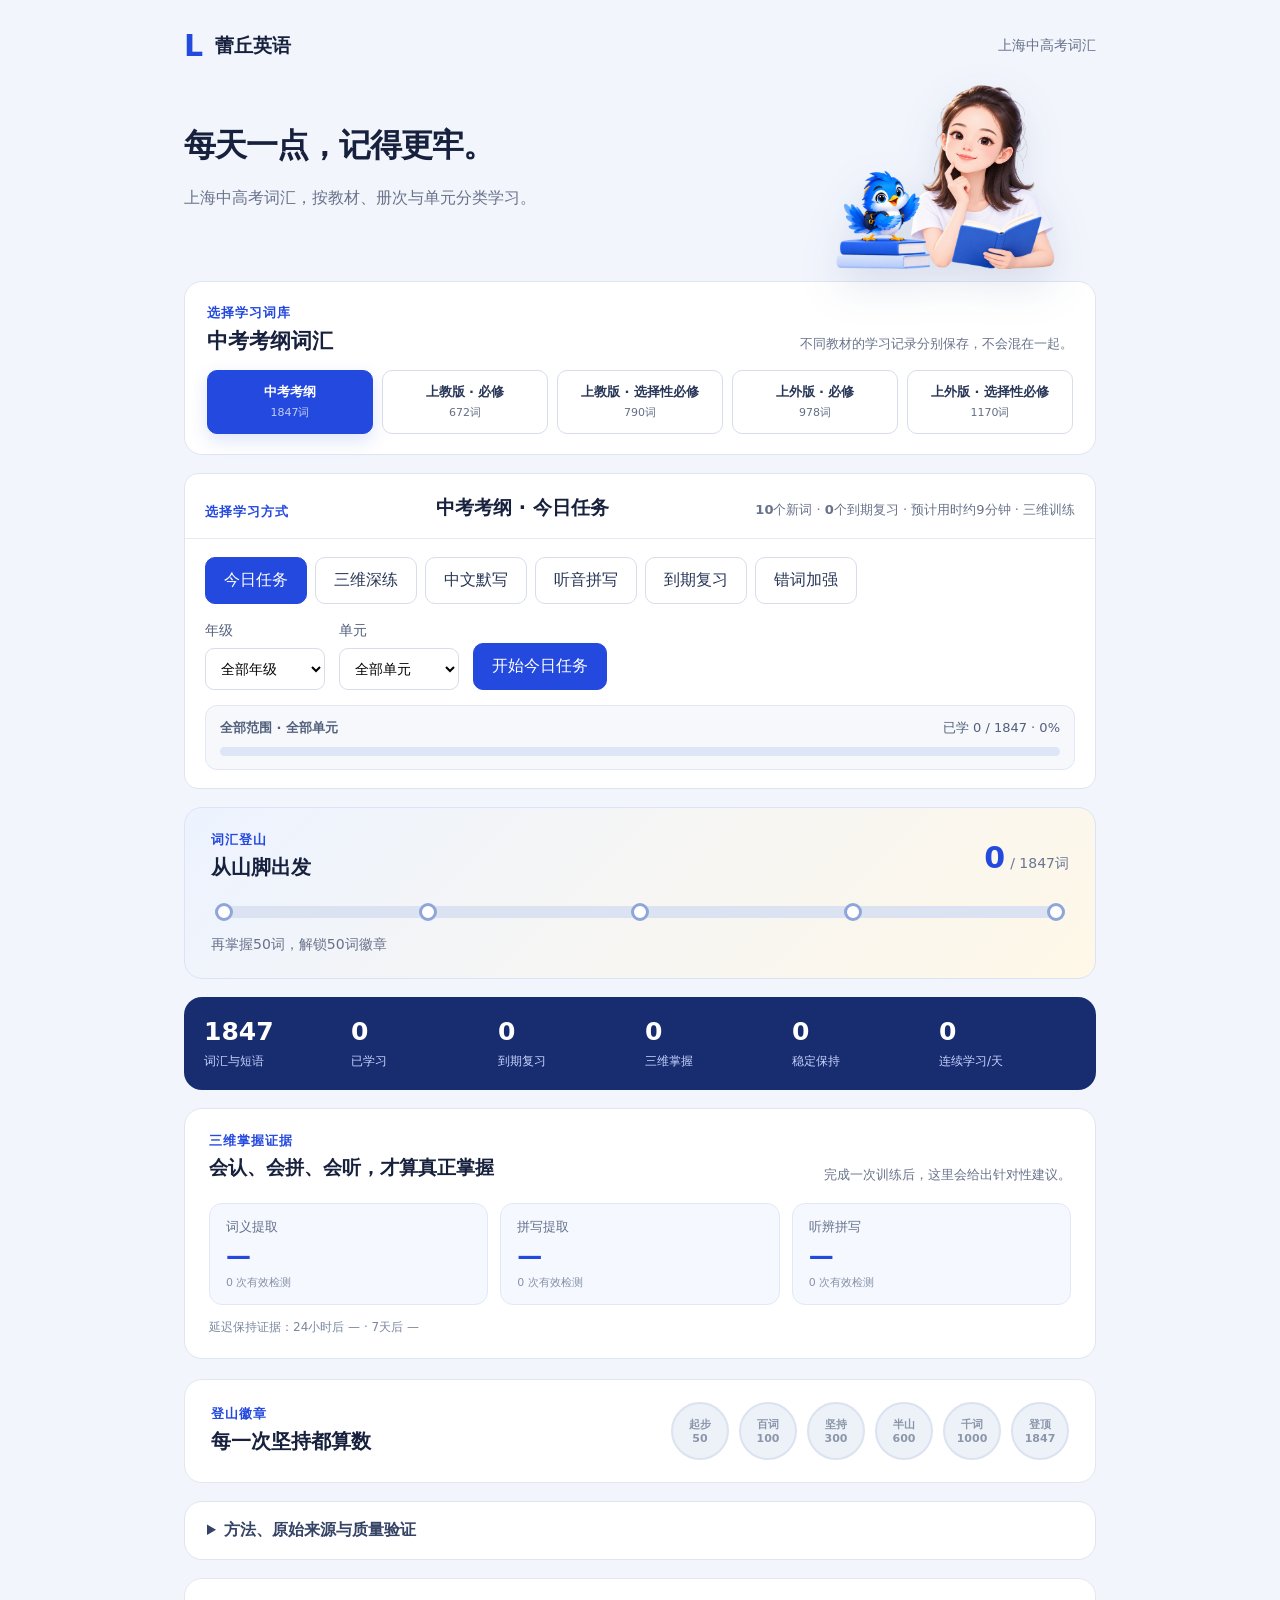
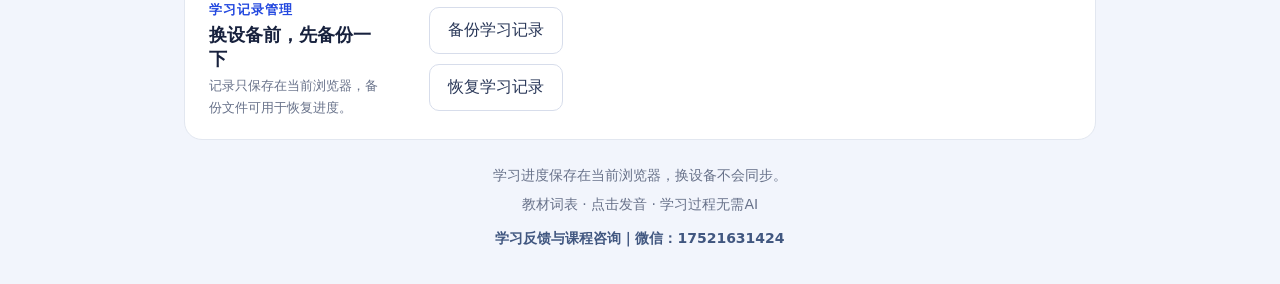
<file: index.html>
<!doctype html>
<html lang="zh-CN">
<head>
<meta charset="UTF-8">
<meta name="viewport" content="width=device-width,initial-scale=1">
<meta http-equiv="Cache-Control" content="no-cache, no-store, must-revalidate">
<meta http-equiv="Pragma" content="no-cache">
<meta http-equiv="Expires" content="0">
<title>蕾丘英语词汇通关</title>
<meta name="description" content="上海中考、上教版与上外版高中英语词汇的每日学习、默写和间隔复习。">
<link rel="icon" href="data:image/svg+xml,%3Csvg xmlns='http://www.w3.org/2000/svg' viewBox='0 0 32 32'%3E%3Crect width='32' height='32' rx='8' fill='%232449df'/%3E%3Ctext x='9' y='24' font-size='25' fill='white'%3EL%3C/text%3E%3C/svg%3E">
<link rel="stylesheet" href="style.css?v=22">
</head>
<body>
<main>
<header>
<div class="brand">L<span>蕾丘英语</span>
</div>
<span class="year">上海中高考词汇</span>
</header>
<div class="intro">
<div>
<h1>每天一点，记得更牢。</h1>
<p id="currentDescription">上海中高考词汇，按教材、册次与单元分类学习。</p>
</div>
<img src="hero-cutout.png" alt="蕾丘英语学习形象：女孩与蓝色小鸟">
</div>
<section class="library-picker" aria-label="选择学习词库">
<div class="library-heading">
<div>
<span class="eyebrow">选择学习词库</span>
<h2 id="libraryTitle">中考考纲词汇</h2>
</div>
<p>不同教材的学习记录分别保存，不会混在一起。</p>
</div>
<div id="trackTabs" class="track-tabs">
<button class="active" data-track="middle">中考考纲<small>1847词</small>
</button>
<button data-track="sj-required">上教版 · 必修<small>
</small>
</button>
<button data-track="sj-selective">上教版 · 选择性必修<small>
</small>
</button>
<button data-track="sw-required">上外版 · 必修<small>
</small>
</button>
<button data-track="sw-selective">上外版 · 选择性必修<small>
</small>
</button>
</div>
<label class="mobile-track-picker">当前词库<select id="mobileTrack" aria-label="选择学习词库"><option value="middle">中考考纲 · 1847词</option><option value="sj-required">上教版 · 必修</option><option value="sj-selective">上教版 · 选择性必修</option><option value="sw-required">上外版 · 必修</option><option value="sw-selective">上外版 · 选择性必修</option></select></label>
</section>
<section class="selfstudy" aria-label="选择学习方式">
<div class="selfstudy-title"><span class="eyebrow">选择学习方式</span><h2 id="currentTrackName">中考考纲 · 今日任务</h2><p><b id="todayNew">10</b>个新词 · <b id="todayDue">0</b>个到期复习 · <span id="todayEstimate">预计约9分钟</span></p></div>
<div class="selfstudy-inner">
<nav aria-label="学习模式">
<button data-mode="today" class="active">今日任务</button>
<button data-mode="deep">三维深练</button>
<button data-mode="spell">中文默写</button>
<button data-mode="listen">听音拼写</button>
<button data-mode="review">到期复习</button>
<button data-mode="wrong">错词加强</button>
</nav>
<section class="controls">
<label><span id="scopeLabel">年级</span><select id="grade"><option value="">全部年级</option></select></label>
<label>单元<select id="unit"><option value="">全部单元</option></select></label>
<label>每组词数<select id="limit"><option>10</option><option>20</option><option>30</option></select></label>
<button id="start">开始今日任务</button>
</section>
<div id="unitProgress" class="unit-progress"></div>
</div>
</section>
<section id="resumePanel" class="resume-panel" hidden>
</section>
<section class="journey" aria-label="词汇登山进度">
<div class="journey-top">
<div>
<span class="eyebrow">词汇登山</span>
<h2 id="journeyTitle">从山脚出发</h2>
</div>
<div class="journey-count">
<b id="journeyCount">0</b>
<span>/ <em id="journeyTotal">1847</em>词</span>
</div>
</div>
<div class="mountain-track">
<div id="journeyFill">
</div>
<i style="left:0">
</i>
<i style="left:25%">
</i>
<i style="left:50%">
</i>
<i style="left:75%">
</i>
<i style="left:100%">
</i>
</div>
<p id="journeyHint">掌握50词，到达第一个营地</p>
</section>
<section class="stats" aria-label="学习统计">
<div>
<b id="total">1847</b>
<span>词汇与短语</span>
</div>
<div>
<b id="learned">0</b>
<span>已学习</span>
</div>
<div>
<b id="due">0</b>
<span>到期复习</span>
</div>
<div>
<b id="mastered">0</b>
<span>三维掌握</span>
</div>
<div>
<b id="stable">0</b>
<span>稳定保持</span>
</div>
<div>
<b id="streak">0</b>
<span>连续学习/天</span>
</div>
</section>
<section class="depth-dashboard" aria-label="三维掌握证据">
<div class="depth-heading">
<div>
<span class="eyebrow">三维掌握证据</span>
<h2>会认、会拼、会听，才算真正掌握</h2>
</div>
<p id="depthAdvice">完成一次训练后，这里会给出针对性建议。</p>
</div>
<div class="skill-grid">
<div><span>词义提取</span><b id="meaningAccuracy">—</b><small id="meaningEvidence">0 次有效检测</small></div>
<div><span>拼写提取</span><b id="spellingAccuracy">—</b><small id="spellingEvidence">0 次有效检测</small></div>
<div><span>听辨拼写</span><b id="listeningAccuracy">—</b><small id="listeningEvidence">0 次有效检测</small></div>
</div>
<p id="retentionEvidence" class="retention-evidence">延迟保持证据：24小时后 — · 7天后 —</p>
</section>
<section class="session">
<span>本组足迹</span>
<div id="sessionTrack" class="session-track">
</div>
<button class="session-exit" onclick="pauseSession()">暂存并返回</button>
</section>
<section id="study" class="card" hidden>
</section>
<section class="rewards">
<div>
<span class="eyebrow">登山徽章</span>
<h2>每一次坚持都算数</h2>
</div>
<div id="badges" class="badges">
</div>
</section>
<details class="evidence-panel">
<summary>方法、原始来源与质量验证</summary>
<div class="evidence-inner">
<div>
<span class="eyebrow">原始素材优先级</span>
<h2>先核对原文，再设计练习</h2>
<ol>
<li>考试院词汇表、课程标准与教材附录：确认范围和教材定位。</li>
<li>教材课文、配套音频和历年真题原文：提取真实语境与常见搭配。</li>
<li>学习者词典与语料库：复核词性、音标、义项、搭配和频率。</li>
<li>学生匿名错题与延迟测验：验证哪些词真的难、是否长期记住。</li>
</ol>
<p class="boundary-note">数据边界：当前词表已保留教材/册次/单元定位；尚未逐条绑定原句出处，因此本版不自动编造“真题语境题”。</p>
<div class="source-links"><a href="https://www.shmeea.edu.cn/download/20190926/07.pdf" target="_blank" rel="noopener">考试院词汇表</a><a href="https://www.moe.gov.cn/srcsite/A26/s8001/202204/W020220420582349487953.pdf" target="_blank" rel="noopener">义教英语课标</a><a href="https://www.sh.smartedu.cn/teachingMaterial?type=2" target="_blank" rel="noopener">上海教材平台</a><a href="https://www.oxfordlearnersdictionaries.com/" target="_blank" rel="noopener">Oxford学习词典</a><a href="https://www.english-corpora.org/coca/" target="_blank" rel="noopener">COCA语料库</a></div>
</div>
<div class="audit-box">
<span class="eyebrow">可复核证据</span>
<h2>词表质量体检</h2>
<p>自动检查唯一编号、必填字段、来源定位与音标覆盖；结果可由任何老师重复验证。</p>
<button onclick="runAudit()">运行质量检查</button>
<div id="auditResult" class="audit-result" aria-live="polite"></div>
</div>
</div>
</details>
<section class="record-tools" aria-label="学习记录管理">
<div>
<span class="eyebrow">学习记录管理</span>
<h2>换设备前，先备份一下</h2>
<p>记录只保存在当前浏览器，备份文件可用于恢复进度。</p>
</div>
<div class="record-actions">
<button onclick="backupRecords()">备份学习记录</button>
<button onclick="document.getElementById('restoreFile').click()">恢复学习记录</button>
<input id="restoreFile" type="file" accept="application/json,.json" onchange="restoreRecords(event)" hidden>
</div>
<p id="recordStatus" class="record-status" aria-live="polite">
</p>
</section>
<footer>
<p>学习进度保存在当前浏览器，换设备不会同步。</p>
<p>教材词表 · 点击发音 · 学习过程无需AI</p>
<p class="contact">学习反馈与课程咨询｜微信：17521631424</p>
</footer>
</main>
<div id="loadIssue" class="load-issue" hidden role="alert">
<b>词库资源没有加载完整</b>
<span>请重新加载页面，学习记录不会丢失。</span>
<button onclick="location.replace(location.pathname+'?refresh=22-'+Date.now())">重新加载</button>
</div>
<script>window.LEIQIU_APP_READY=false;window.addEventListener('error',function(e){if(e.target&&e.target.tagName==='SCRIPT'){var box=document.getElementById('loadIssue');if(box)box.hidden=false}},true);</script>
<script src="words.js?v=22">
</script>
<script src="highschool-words.js?v=22">
</script>
<script src="app.js?v=22">
</script>
<script>setTimeout(function(){if(!window.LEIQIU_APP_READY){var box=document.getElementById('loadIssue');if(box)box.hidden=false}},8000);</script>
</body>
</html>
</file>
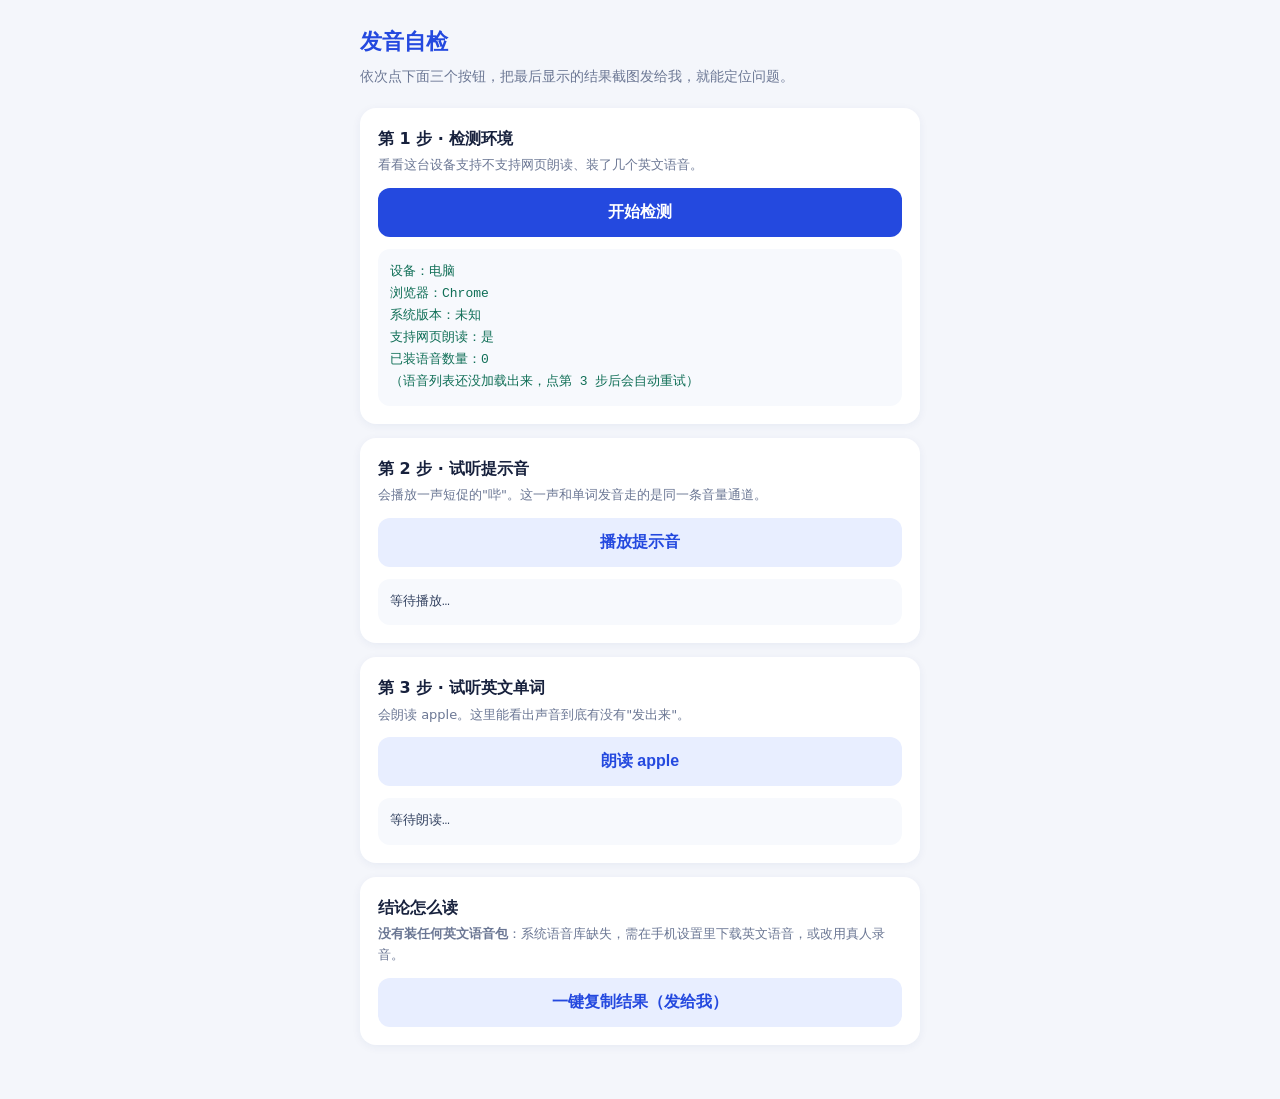
<file: voice-check.html>
<!DOCTYPE html>
<html lang="zh-CN">
<head>
<meta charset="utf-8">
<meta name="viewport" content="width=device-width,initial-scale=1">
<title>蕾丘英语 · 发音自检</title>
<style>
*{box-sizing:border-box}
body{margin:0;padding:24px 18px 40px;font:15px/1.6 system-ui,-apple-system,"PingFang SC",sans-serif;background:#f4f6fb;color:#17213d}
.wrap{max-width:560px;margin:0 auto}
h1{font-size:22px;margin:0 0 6px;color:#2449df}
.lead{color:#6b7794;font-size:14px;margin:0 0 20px}
.card{background:#fff;border-radius:16px;padding:18px;margin-bottom:14px;box-shadow:0 2px 10px rgba(23,53,121,.06)}
.card h2{font-size:16px;margin:0 0 4px}
.card p{margin:0 0 12px;color:#6b7794;font-size:13px}
button{width:100%;border:0;border-radius:12px;padding:14px;font-size:16px;font-weight:600;background:#2449df;color:#fff}
button.ghost{background:#e8eeff;color:#2449df}
button+button{margin-top:10px}
.out{margin-top:12px;background:#f7f9fd;border-radius:12px;padding:12px;font:13px/1.7 ui-monospace,Menlo,monospace;white-space:pre-wrap;word-break:break-all;color:#31405f;min-height:20px}
.ok{color:#0f6e56}.bad{color:#a32d2d}.warn{color:#854f0b}
</style>
</head>
<body>
<div class="wrap">
  <h1>发音自检</h1>
  <p class="lead">依次点下面三个按钮，把最后显示的结果截图发给我，就能定位问题。</p>

  <div class="card">
    <h2>第 1 步 · 检测环境</h2>
    <p>看看这台设备支持不支持网页朗读、装了几个英文语音。</p>
    <button onclick="checkEnv()">开始检测</button>
    <div class="out" id="envOut">等待检测…</div>
  </div>

  <div class="card">
    <h2>第 2 步 · 试听提示音</h2>
    <p>会播放一声短促的"哔"。这一声和单词发音走的是同一条音量通道。</p>
    <button class="ghost" onclick="beep()">播放提示音</button>
    <div class="out" id="beepOut">等待播放…</div>
  </div>

  <div class="card">
    <h2>第 3 步 · 试听英文单词</h2>
    <p>会朗读 apple。这里能看出声音到底有没有"发出来"。</p>
    <button class="ghost" onclick="testSpeak()">朗读 apple</button>
    <div class="out" id="speakOut">等待朗读…</div>
  </div>

  <div class="card">
    <h2>结论怎么读</h2>
    <p id="conclusion">三步都做完后，这里会给出判断。</p>
    <button class="ghost" id="copyBtn" onclick="copyAll()">一键复制结果（发给我）</button>
  </div>
</div>

<script>
var env = { ua: navigator.userAgent, support: false, voices: [], beepOk: null, speak: null };

function setOut(id, text, cls) {
  var el = document.getElementById(id);
  el.textContent = text;
  el.className = 'out' + (cls ? ' ' + cls : '');
}

function checkEnv() {
  var lines = [];
  var iOS = /iPhone|iPad|iPod/i.test(env.ua);
  lines.push('设备：' + (iOS ? 'iPhone/iPad' : /Android/i.test(env.ua) ? 'Android' : '电脑'));
  lines.push('浏览器：' + browserName(env.ua));
  lines.push('系统版本：' + (env.ua.match(/OS (\d+[_\.]\d+)/) ? env.ua.match(/OS (\d+[_\.]\d+)/)[1].replace('_', '.') : '未知'));
  var ok = ('speechSynthesis' in window) && (typeof SpeechSynthesisUtterance !== 'undefined');
  env.support = ok;
  lines.push('支持网页朗读：' + (ok ? '是' : '否 ← 这是没声音的根本原因'));
  if (ok) {
    var vs = window.speechSynthesis.getVoices() || [];
    env.voices = vs;
    lines.push('已装语音数量：' + vs.length);
    if (!vs.length) lines.push('（语音列表还没加载出来，点第 3 步后会自动重试）');
    vs.filter(function (v) { return /^en/i.test(v.lang); }).slice(0, 5).forEach(function (v) {
      lines.push('英文语音：' + v.name + ' (' + v.lang + ')');
    });
  }
  setOut('envOut', lines.join('\n'), ok ? 'ok' : 'bad');
  updateConclusion();
}

function browserName(ua) {
  if (/MicroMessenger/i.test(ua)) return '微信内置浏览器';
  if (/EdgA?\//i.test(ua)) return 'Edge';
  if (/CriOS/i.test(ua)) return 'Chrome (iOS)';
  if (/FxiOS/i.test(ua)) return 'Firefox (iOS)';
  if (/Chrome\//i.test(ua)) return 'Chrome';
  if (/Safari\//i.test(ua)) return 'Safari';
  return '未知';
}

function beep() {
  try {
    var Ctx = window.AudioContext || window.webkitAudioContext;
    if (!Ctx) { setOut('beepOut', '这台设备不支持播放提示音，无法用这一步判断音量。', 'warn'); env.beepOk = null; updateConclusion(); return; }
    var ctx = new Ctx();
    if (ctx.state === 'suspended') ctx.resume();
    var osc = ctx.createOscillator(), gain = ctx.createGain();
    osc.type = 'sine';
    osc.frequency.value = 880;
    gain.gain.value = 0.35;
    osc.connect(gain);
    gain.connect(ctx.destination);
    osc.start();
    setTimeout(function () { osc.stop(); ctx.close(); }, 420);
    env.beepOk = true;
    setOut('beepOut', '提示音已播放。\n▸ 听到了 → 音量通道正常，问题在语音库。\n▸ 没听到 → 设备被静音（iPhone 请拨开侧面静音键、音量为 0 或连着蓝牙耳机）。', 'ok');
  } catch (e) {
    setOut('beepOut', '播放失败：' + e.message, 'bad');
    env.beepOk = false;
  }
  updateConclusion();
}

function testSpeak() {
  if (!('speechSynthesis' in window) || typeof SpeechSynthesisUtterance === 'undefined') {
    setOut('speakOut', '这台设备不支持网页朗读，只能改用真人录音方案。', 'bad');
    env.speak = 'unsupported';
    updateConclusion();
    return;
  }
  var sp = window.speechSynthesis;
  var voices = sp.getVoices() || [];
  var en = null;
  for (var i = 0; i < voices.length; i++) { if (/^en/i.test(voices[i].lang)) { en = voices[i]; if (/^en[-_]US/i.test(voices[i].lang)) break; } }
  var log = [];
  log.push('语音列表：' + voices.length + ' 个' + (en ? '，选用 ' + en.name : '（没有英文语音）'));
  var u = new SpeechSynthesisUtterance('apple');
  if (en) { u.voice = en; u.lang = en.lang; } else { u.lang = 'en-US'; }
  u.rate = 0.78;
  var stage = 'none';
  u.onstart = function () { stage = 'start'; log.push('状态：已开始播放（说明代码发出了声音）'); setOut('speakOut', log.join('\n'), 'ok'); };
  u.onend = function () { stage = 'end'; log.push('状态：播放完成'); setOut('speakOut', log.join('\n'), 'ok'); env.speak = 'end'; updateConclusion(); };
  u.onerror = function (e) {
    stage = 'error';
    env.speak = 'error';
    log.push('错误码：' + (e && e.error ? e.error : '未知'));
    log.push('提示：not-allowed 多为浏览器策略拦截，interrupted 多为被其他语音打断，synthesis-failed 多为系统语音库异常。');
    setOut('speakOut', log.join('\n'), 'bad');
    updateConclusion();
  };
  try { sp.cancel(); sp.resume(); } catch (e) { }
  setTimeout(function () {
    sp.speak(u);
    setOut('speakOut', log.join('\n') + '\n已触发朗读…', 'warn');
  }, 120);
  setTimeout(function () {
    if (stage === 'none') {
      env.speak = 'silent';
      log.push('状态：1.5 秒内没有开始播放（onstart 未触发）');
      log.push('说明：声音没有被发出来，通常是这个浏览器的语音引擎不可用。');
      setOut('speakOut', log.join('\n'), 'bad');
      updateConclusion();
    }
  }, 1600);
}

function updateConclusion() {
  var el = document.getElementById('conclusion');
  var msgs = [];
  if (env.support === false) {
    msgs.push('<b>设备/浏览器不支持网页朗读</b>：这不是音量问题，只能换浏览器或改用真人录音。');
  }
  if (env.support === true && env.voices.length === 0) {
    msgs.push('<b>没有装任何英文语音包</b>：系统语音库缺失，需在手机设置里下载英文语音，或改用真人录音。');
  }
  if (env.beepOk === true && env.speak === 'silent') {
    msgs.push('<b>提示音听得见、单词读不出</b>：说明音量正常，是系统语音引擎的问题 → 建议改用真人录音。');
  }
  if (env.beepOk === true && env.speak === 'start') {
    msgs.push('<b>代码已发出声音</b>：如果耳朵听不到，是设备静音或音频被路由到蓝牙耳机。');
  }
  if (env.beepOk === false) {
    msgs.push('<b>提示音也听不见</b>：设备处于静音状态（iPhone 侧面静音键 / 媒体音量为 0 / 蓝牙耳机抢占）。');
  }
  if (env.speak === 'error') {
    msgs.push('<b>朗读报错</b>：把上面的错误码发我，据此决定换浏览器还是改方案。');
  }
  if (env.speak === 'silent') {
    msgs.push('<b>声音没有发出来</b>：这个浏览器的语音引擎不可用，网页朗读在这台设备上不工作。');
    msgs.push(env.beepOk === true ? '提示音能听见 → 音量正常，问题出在语音引擎本身，建议改用真人录音。' : '请再点第 2 步确认提示音能否听见，以便排除音量问题。');
  }
  if ((env.speak === 'start' || env.speak === 'end') && env.beepOk === false) {
    msgs.push('<b>代码已发出声音，但提示音也听不见</b> → 设备处于静音状态：iPhone 请拨开侧面静音键、调高媒体音量、断开蓝牙耳机。');
  } else if (env.speak === 'end' && env.beepOk !== false) {
    msgs.push('<b>朗读已正常完成</b>：说明这台设备的网页朗读是好的。如果耳朵没听到，90% 是静音键或蓝牙耳机抢占了声音——请先点第 2 步确认提示音能否听见。');
  }
  el.innerHTML = msgs.length ? msgs.join('<br>') : '三步都做完后，这里会给出判断。';
}

function copyAll() {
  var text = ['【环境】' + document.getElementById('envOut').textContent,
              '【提示音】' + document.getElementById('beepOut').textContent,
              '【朗读】' + document.getElementById('speakOut').textContent,
              '【判断】' + document.getElementById('conclusion').textContent].join('\n');
  var done = function () { document.getElementById('copyBtn').textContent = '已复制 ✓ 发给老师即可'; };
  if (navigator.clipboard && navigator.clipboard.writeText) {
    navigator.clipboard.writeText(text).then(done, function () { fallbackCopy(text, done); });
  } else { fallbackCopy(text, done); }
}

function fallbackCopy(text, done) {
  var ta = document.createElement('textarea');
  ta.value = text;
  ta.style.cssText = 'position:fixed;top:-1000px';
  document.body.appendChild(ta);
  ta.select();
  try { document.execCommand('copy'); done(); } catch (e) { alert(text); }
  document.body.removeChild(ta);
}

document.addEventListener('touchstart', function () {
  if ('speechSynthesis' in window) window.speechSynthesis.onvoiceschanged = checkEnv;
}, { once: true, passive: true });
if ('speechSynthesis' in window) window.speechSynthesis.onvoiceschanged = checkEnv;
setTimeout(checkEnv, 400);
</script>
</body>
</html>
</file>
<file: style.css>
:root{font-family:system-ui,-apple-system,"Microsoft YaHei",sans-serif;color:#17213d;background:#f2f5fc;font-size:16px}
*{box-sizing:border-box}
body{margin:0}
main{max-width:960px;margin:auto;padding:28px 24px}
header,.brand{display:flex;align-items:center;justify-content:space-between}
.brand{gap:12px;font-weight:800;color:#2449df;font-size:30px}
.brand span{font-size:19px;color:#17213d}
.year{font-size:14px;color:#66718a}
.intro{margin:18px 0 10px;display:flex;align-items:center;justify-content:space-between;min-height:135px;padding-right:20px}
.intro img{width:138px;height:138px;object-fit:contain;filter:drop-shadow(0 14px 14px #18367a18)}
h1{font-size:32px;margin:0 0 10px;letter-spacing:-1px}
p{color:#68728a;line-height:1.7}
.eyebrow{font-size:13px;font-weight:750;color:#2449df;letter-spacing:.08em}
.today-box{cursor:pointer;display:flex;align-items:center;justify-content:space-between;gap:24px;background:#2449df;color:white;border-radius:20px;padding:24px 28px;margin-bottom:18px;box-shadow:0 12px 30px #2449df24}
.today-box:hover{transform:translateY(-1px);box-shadow:0 16px 34px #2449df2d}
.today-box:active{transform:translateY(0)}
.today-box .eyebrow,.today-box p{color:#cbd7ff}
.today-box h2{font-size:24px;margin:6px 0 2px}
.today-box p{margin:0}
.daily-button{background:white;color:#2449df;border-color:white;font-weight:750;padding:14px 22px}
.journey{background:linear-gradient(135deg,#edf3ff,#fff8e8);border:1px solid #dae3f7;border-radius:18px;padding:21px 26px;margin-bottom:18px}
.journey-top{display:flex;justify-content:space-between;align-items:center}
.journey h2,.rewards h2{font-size:20px;margin:5px 0}
.journey-count{display:flex;align-items:baseline;gap:5px}
.journey-count b{font-size:30px;color:#2449df}
.journey-count span{font-size:14px;color:#6a7691}
.journey-count em{font-style:normal}
.mountain-track{height:12px;background:#dbe3f3;border-radius:10px;position:relative;margin:20px 4px 15px}
.mountain-track div{height:100%;width:0;background:linear-gradient(90deg,#2449df,#57a4ff);border-radius:10px;transition:width .5s}
.mountain-track i{position:absolute;top:50%;width:18px;height:18px;background:#fff;border:3px solid #8ea6d9;border-radius:50%;transform:translate(-50%,-50%)}
.mountain-track i:first-of-type{transform:translate(0,-50%)}
.mountain-track i:last-of-type{transform:translate(-100%,-50%)}
.journey p{font-size:14px;margin:0}
.stats{display:grid;grid-template-columns:repeat(6,1fr);background:#182c70;color:white;border-radius:18px;padding:20px;margin-bottom:18px;gap:10px}
.stats div{display:flex;flex-direction:column;gap:7px}
.stats b{font-size:25px}
.stats span{font-size:12px;color:#c8d5ff}
.selfstudy{background:white;border:1px solid #dfe5f0;border-radius:14px;margin-bottom:18px}
.selfstudy-title{display:flex;align-items:end;justify-content:space-between;gap:18px;padding:17px 20px}
.selfstudy-title h2{font-size:19px;margin:4px 0 0}
.selfstudy-title p{font-size:13px;margin:0;text-align:right}
.selfstudy-inner{border-top:1px solid #e7ebf3;padding:18px 20px 4px}
nav{display:flex;gap:8px;flex-wrap:wrap;margin-bottom:18px}
button,select,input{font:inherit}
button{cursor:pointer;border:1px solid #d7ddeb;border-radius:10px;background:white;padding:12px 18px;color:#283657}
button:hover{border-color:#2449df}
button:focus-visible,input:focus-visible,select:focus-visible,summary:focus-visible,.today-box:focus-visible{outline:3px solid #a3b7ff;outline-offset:3px}
.active,#start,.primary{background:#2449df;color:white;border-color:#2449df}
.controls{display:flex;gap:14px;align-items:end;flex-wrap:wrap;margin-bottom:15px}
.controls label[hidden]{display:none!important}
label{display:flex;flex-direction:column;gap:8px;font-size:14px;color:#52607c}
select{border:1px solid #d7ddeb;background:white;border-radius:9px;padding:11px;min-width:120px}
.session{display:none;align-items:center;gap:14px;margin:8px 0 12px;color:#64708a;font-size:14px}
.session.show{display:flex}
.session-track{display:flex;gap:6px;flex:1}
.session-track i{height:9px;flex:1;max-width:35px;background:#dfe5f1;border-radius:6px;transition:.2s}
.session-track i.good-dot{background:#25a873}
.session-track i.bad-dot{background:#f0a23a}
.session-track i.view-dot{background:#86a2dc}
.card{background:white;min-height:310px;border:1px solid #e2e7f0;border-radius:22px;padding:30px;text-align:center;box-shadow:0 12px 35px #18367a08}
.card.celebrate{animation:pop .4s ease}
.welcome{display:flex;align-items:center;justify-content:center;min-height:250px;flex-direction:column}
.welcome img{width:100px;height:100px;object-fit:contain}
.meta{display:flex;justify-content:space-between;font-size:14px;color:#73809a}
.word{font-size:clamp(30px,6vw,48px);font-weight:750;margin:38px 0 12px;overflow-wrap:anywhere}
.meaning{font-size:22px;line-height:1.6;margin:24px 0}
.actions{display:flex;gap:12px;justify-content:center;flex-wrap:wrap;margin-top:24px}
.muted{color:#73809a}
.answer{margin:22px auto 0;max-width:420px}
input{width:100%;padding:15px;border:1px solid #bbc6df;border-radius:10px}
.good{color:#08744a}
.bad{color:#b93636}
.pronunciation{display:flex;align-items:center;justify-content:center;gap:10px;min-height:38px;color:#566582;margin:2px 0 8px}
.ipa{font-family:Arial,"Noto Sans",sans-serif;font-size:18px;letter-spacing:.02em}
.phonetic-fallback{font-size:14px;color:#71809d}
.sound{width:38px;height:38px;padding:0;display:grid;place-items:center;border-radius:50%;border-color:#cbd6ef;background:#f5f8ff;color:#2449df;font-size:18px}
.sound.large{width:74px;height:74px;font-size:30px;margin:40px auto 12px}
.sound.playing{background:#e6edff;border-color:#7592ea}
.speech-status{min-height:18px;margin:4px auto 0;color:#52607c;font-size:12px;line-height:1.45}
.speech-status:empty{display:none}
.speech-status.bad{color:#b93636}
.finish-mark{font-size:54px;margin:20px 0 4px}
.result-card{max-width:480px;background:#f5f8ff;border:1px solid #dce5f7;border-radius:15px;padding:16px;margin:18px auto}
.result-card b{color:#2449df}
.rewards{display:flex;align-items:center;justify-content:space-between;gap:20px;background:white;border:1px solid #e2e7f0;border-radius:18px;padding:22px 26px;margin-top:20px}
.badges{display:flex;gap:10px;flex-wrap:wrap;justify-content:flex-end}
.badge{width:58px;height:58px;border-radius:50%;display:grid;place-items:center;text-align:center;background:#edf1f8;border:2px solid #dce3f0;color:#8b96aa;font-size:11px;font-weight:750}
.badge.earned{background:linear-gradient(145deg,#ffe59a,#ffbd38);border-color:#f1ad22;color:#664200;box-shadow:0 5px 13px #e6a5202b}
@keyframes pop{50%{transform:scale(1.025)}
}
footer{text-align:center;font-size:14px;margin-top:24px}
footer p{margin:5px}
.load-issue{position:fixed;left:50%;bottom:22px;z-index:1000;transform:translateX(-50%);width:min(92vw,460px);display:flex;align-items:center;gap:10px;flex-wrap:wrap;background:#fff7e8;border:1px solid #e9c676;border-radius:14px;padding:14px 16px;color:#694c13;box-shadow:0 12px 35px #17213d2b;font-size:13px}
.load-issue[hidden]{display:none}
.load-issue b{width:100%}
.load-issue span{flex:1;min-width:190px}
.load-issue button{background:#2449df;color:white;border-color:#2449df;padding:9px 14px}
@media(max-width:620px){main{padding:18px 14px}
h1{font-size:25px}
.intro{margin-top:8px;min-height:110px;padding-right:0}
.intro img{width:100px;height:100px}
.today-box{padding:20px;align-items:stretch;flex-direction:column;gap:14px}
.today-box h2{font-size:21px}
.daily-button{width:100%}
.journey{padding:17px}
.journey-count b{font-size:24px}
.stats{padding:16px 10px;grid-template-columns:repeat(3,1fr);row-gap:16px}
.stats b{font-size:22px}
.stats span{font-size:11px}
.selfstudy-inner{padding:14px}
.controls{gap:10px}
.controls label{flex:1}
select{width:100%;min-width:0}
#start{width:100%}
nav button{flex:1;padding:11px 8px;font-size:13px}
.session.show{align-items:flex-start;flex-direction:column;gap:7px}
.session-track{width:100%;overflow:hidden}
.card{padding:22px 18px}
.year{font-size:12px}
.meaning{font-size:20px}
.rewards{align-items:flex-start;flex-direction:column}
.badges{justify-content:flex-start}
.badge{width:50px;height:50px;font-size:10px}
}

footer .contact{color:#415780;font-weight:650;margin-top:10px}

.resume-panel{background:#fff;border:1px solid #dfe5f0;border-radius:18px;padding:18px 20px;margin:0 0 18px;display:flex;align-items:center;justify-content:space-between;gap:14px}
.resume-panel[hidden]{display:none}
.resume-panel h2{font-size:18px;margin:2px 0 4px}
.resume-panel p{font-size:13px;margin:0}
.resume-panel button{white-space:nowrap}
.unit-progress{display:none;background:#f6f8fc;border:1px solid #e1e7f3;border-radius:12px;padding:13px 14px;margin-bottom:14px}
.unit-progress.show{display:block}
.unit-progress-top{display:flex;align-items:center;justify-content:space-between;gap:10px;font-size:13px;color:#52607c}
.unit-progress-bar{height:9px;background:#dde6f6;border-radius:999px;margin-top:10px;overflow:hidden}
.unit-progress-bar span{display:block;height:100%;width:0;background:linear-gradient(90deg,#2449df,#57a4ff);border-radius:999px}

.library-picker{background:#fff;border:1px solid #dfe5f0;border-radius:18px;padding:20px 22px;margin:0 0 18px}
.library-heading{display:flex;align-items:end;justify-content:space-between;gap:18px;margin-bottom:15px}
.library-heading h2{font-size:21px;margin:5px 0 0}
.library-heading p{font-size:13px;margin:0;text-align:right}
.track-tabs{display:grid;grid-template-columns:repeat(5,1fr);gap:9px}
.track-tabs button{padding:12px 8px;min-height:64px;font-size:13px;font-weight:700;line-height:1.35}
.track-tabs button small{display:block;margin-top:5px;font-size:11px;font-weight:500;opacity:.72}
.track-tabs button.active{background:#2449df;color:#fff;border-color:#2449df;box-shadow:0 7px 18px #2449df25}
.meta span:last-child{text-align:right}

@media(max-width:760px){.track-tabs{grid-template-columns:repeat(2,1fr)}
.track-tabs button:first-child{grid-column:1/-1}
.library-heading{align-items:flex-start;flex-direction:column;gap:5px}
.library-heading p{text-align:left;margin:0}
.meta{gap:16px}
.meta span:last-child{max-width:72%}
}

@media(max-width:620px){.library-picker{padding:16px 14px}
.track-tabs{gap:7px}
.track-tabs button{font-size:12px;padding:10px 6px}
.meta{font-size:12px;align-items:flex-start}
.meta span:last-child{max-width:76%}
.resume-panel{align-items:flex-start;flex-direction:column}
.resume-panel button{width:100%}
.unit-progress-top{align-items:flex-start;flex-direction:column;gap:4px}
}

.intro{min-height:180px}
.intro img{width:260px;height:190px;object-fit:contain;object-position:center;filter:drop-shadow(0 16px 20px #18367a20)}
.welcome img{width:220px;height:165px;object-fit:cover;object-position:center;border-radius:18px;border:1px solid #e0e7f4;margin-bottom:10px}

@media(max-width:620px){.intro{min-height:120px;gap:12px}
.intro img{width:138px;height:108px}
.welcome img{width:180px;height:135px}
.intro p{font-size:13px;line-height:1.55}
}

.record-tools{background:white;border:1px solid #e2e7f0;border-radius:18px;padding:20px 24px;margin-top:18px;display:flex;align-items:center;justify-content:space-between;gap:18px}
.record-tools h2{font-size:18px;margin:4px 0}
.record-tools p{font-size:13px;margin:0}
.record-actions{display:flex;gap:10px;flex-wrap:wrap;justify-content:flex-end}
.record-status{width:100%;color:#52607c}
.record-tools .record-status:empty{display:none}

@media(max-width:620px){.record-tools{align-items:flex-start;flex-direction:column;padding:18px}
.record-actions,.record-actions button{width:100%}
}


.depth-dashboard{background:#fff;border:1px solid #dfe5f0;border-radius:18px;padding:21px 24px;margin-bottom:18px}
.depth-heading{display:flex;align-items:end;justify-content:space-between;gap:20px}
.depth-heading h2,.evidence-panel h2{font-size:19px;margin:5px 0}
.depth-heading p{font-size:13px;max-width:360px;text-align:right;margin:0}
.skill-grid{display:grid;grid-template-columns:repeat(3,1fr);gap:12px;margin-top:17px}
.skill-grid>div{background:#f5f8ff;border:1px solid #e1e8f7;border-radius:13px;padding:14px 16px;display:grid;gap:5px}
.skill-grid span{font-size:13px;color:#65718b}
.skill-grid b{font-size:25px;color:#2449df}
.skill-grid small{font-size:11px;color:#8792a8}
.retention-evidence{font-size:12px;margin:12px 0 0;color:#7a879f}
.meaning-choices{display:grid;grid-template-columns:1fr 1fr;gap:10px;max-width:680px;margin:24px auto 0}
.meaning-choice{text-align:left;line-height:1.5;min-height:58px}
.meaning-choice.correct-choice{border-color:#17a36b;background:#edfbf5;color:#08744a}
.meaning-choice.wrong-choice{border-color:#db6969;background:#fff2f2;color:#a92d2d}
.skill-tag{display:inline-block;background:#eef3ff;color:#49649e;border-radius:999px;padding:5px 10px;font-size:12px;font-weight:700;margin-top:6px}
.feedback-note{font-size:13px;margin:14px 0 0}
.evidence-panel{background:#fff;border:1px solid #dfe5f0;border-radius:18px;margin-top:18px}
.evidence-panel summary{cursor:pointer;padding:18px 22px;font-weight:750;color:#354364}
.evidence-inner{border-top:1px solid #e7ebf3;padding:21px 22px;display:grid;grid-template-columns:1.35fr .85fr;gap:28px}
.evidence-inner ol{color:#52607c;line-height:1.75;padding-left:20px;font-size:14px}
.boundary-note{background:#fff8e8;border:1px solid #f3deb0;border-radius:10px;padding:11px 13px;font-size:13px;color:#755a1f}
.source-links{display:flex;gap:8px;flex-wrap:wrap}
.source-links a{font-size:12px;color:#2449df;text-decoration:none;border:1px solid #cfdaf4;border-radius:999px;padding:6px 10px;background:#f7f9ff}
.source-links a:hover{text-decoration:underline}
.audit-box{background:#f6f8fc;border-radius:14px;padding:18px}
.audit-box p{font-size:13px}
.audit-result{font-size:13px;line-height:1.65;margin-top:12px;color:#485672}
.audit-result b{color:#17213d}
.audit-pass{color:#08744a}
.audit-warn{color:#9a6510}

@media(max-width:620px){.depth-dashboard{padding:18px}
.depth-heading{align-items:flex-start;flex-direction:column;gap:5px}
.depth-heading p{text-align:left}
.skill-grid{grid-template-columns:1fr}
.meaning-choices{grid-template-columns:1fr}
.evidence-inner{grid-template-columns:1fr;padding:18px}
.evidence-panel summary{padding:16px 18px}
}


.mobile-track-picker,.session-exit{display:none}
.start-cue{display:inline-flex;margin-top:12px;padding:6px 11px;border-radius:999px;background:#ffffff20;color:#fff;font-size:13px;font-weight:750}

@media(max-width:620px){
 body{background:#f5f7fc}
main{padding:12px 13px 24px}
header{min-height:34px}
.brand{font-size:25px}
.brand span{font-size:17px}
.year{font-size:11px}
h1{font-size:24px;line-height:1.22;letter-spacing:-.6px}
.intro{min-height:86px;margin:5px 0 8px;gap:8px}
.intro p{display:none}
.intro img{width:105px;height:82px}
.library-picker{padding:13px 14px;margin-bottom:10px;border-radius:15px}
.library-heading{margin:0}
.library-heading h2,.library-heading p,.track-tabs{display:none}
.mobile-track-picker{display:flex;gap:8px;align-items:center;color:#52607c;font-size:12px}
.mobile-track-picker select{flex:1;width:auto;min-height:46px;font-weight:700;color:#17213d;background:#f7f9ff}
.today-box{padding:16px 18px;margin-bottom:10px;border-radius:16px;gap:5px}
.today-box h2{font-size:20px;margin:4px 0}
.today-box p{font-size:12px;line-height:1.5}
.start-cue{margin-top:9px}
.resume-panel{padding:13px 15px;margin-bottom:10px;border-radius:14px;gap:10px}
.resume-panel h2{font-size:16px}
.resume-panel p{font-size:12px}
.journey{padding:13px 15px;margin-bottom:10px;border-radius:14px}
.journey .eyebrow,.journey p{display:none}
.journey h2{font-size:16px;margin:0}
.journey-count b{font-size:22px}
.mountain-track{height:8px;margin:12px 2px 3px}
.mountain-track i{width:13px;height:13px;border-width:2px}
.stats,.rewards{display:none}
.depth-dashboard{padding:14px 15px;margin-bottom:10px;border-radius:14px}
.depth-heading{gap:4px}
.depth-heading h2{font-size:16px;margin:3px 0}
.depth-heading p{font-size:11px;line-height:1.45;margin-top:3px}
.skill-grid{grid-template-columns:repeat(3,1fr);gap:6px;margin-top:10px}
.skill-grid>div{padding:9px 7px;border-radius:10px;text-align:center}
.skill-grid span{font-size:11px}
.skill-grid b{font-size:19px}
.skill-grid small{font-size:9px;line-height:1.25}
.retention-evidence{font-size:10px;margin-top:8px}
.selfstudy{margin-bottom:10px}
.selfstudy-title{display:block;padding:13px 14px}
.selfstudy-title h2{font-size:17px}
.selfstudy-title p{font-size:11px;text-align:left;margin-top:5px}
.selfstudy-inner{padding:12px 12px 2px}
nav{gap:6px;margin-bottom:12px}
nav button{flex:0 0 calc(50% - 3px);min-height:44px;font-size:12px}
.controls{margin-bottom:10px}
.controls label{flex:1 1 calc(50% - 5px)}
button{min-height:44px}
input{font-size:16px}
.card{min-height:330px;border-radius:18px;padding:20px 15px}
.word{margin:28px 0 10px}
.meaning{margin:18px 0}
.record-tools{margin-top:10px}
.evidence-panel{margin-top:10px}
.meaning-choice{min-height:54px}
.source-links a{padding:7px 10px}

 body.focus-mode{background:#eef2fb}
body.focus-mode main{padding:8px;max-width:620px}
body.focus-mode main>header,body.focus-mode main>.intro,body.focus-mode main>.library-picker,body.focus-mode main>.today-box,body.focus-mode main>.resume-panel,body.focus-mode main>.journey,body.focus-mode main>.stats,body.focus-mode main>.depth-dashboard,body.focus-mode main>.selfstudy,body.focus-mode main>.rewards,body.focus-mode main>.evidence-panel,body.focus-mode main>.record-tools,body.focus-mode main>footer{display:none!important}
body.focus-mode .session.show{display:flex;position:sticky;top:0;z-index:20;margin:0 0 8px;padding:8px 9px;background:#eef2fb;align-items:center;flex-direction:row;gap:8px}
body.focus-mode .session>span{font-size:11px;white-space:nowrap}
body.focus-mode .session-track{gap:3px}
body.focus-mode .session-track i{height:6px}
body.focus-mode .session-exit{display:block;min-height:36px;padding:7px 9px;white-space:nowrap;font-size:11px;background:#fff}
body.focus-mode #study{position:relative;min-height:calc(100dvh - 68px);display:flex;flex-direction:column;justify-content:center;box-shadow:none}
body.focus-mode #study .meta{position:absolute;top:18px;left:18px;right:18px}
body.focus-mode #study .actions{position:sticky;bottom:8px;background:#ffffffee;backdrop-filter:blur(8px);padding:8px;margin-top:18px}
body.focus-mode #study .actions button{flex:1}
body.focus-mode .meaning-choices{margin-top:18px}

}
</file>
